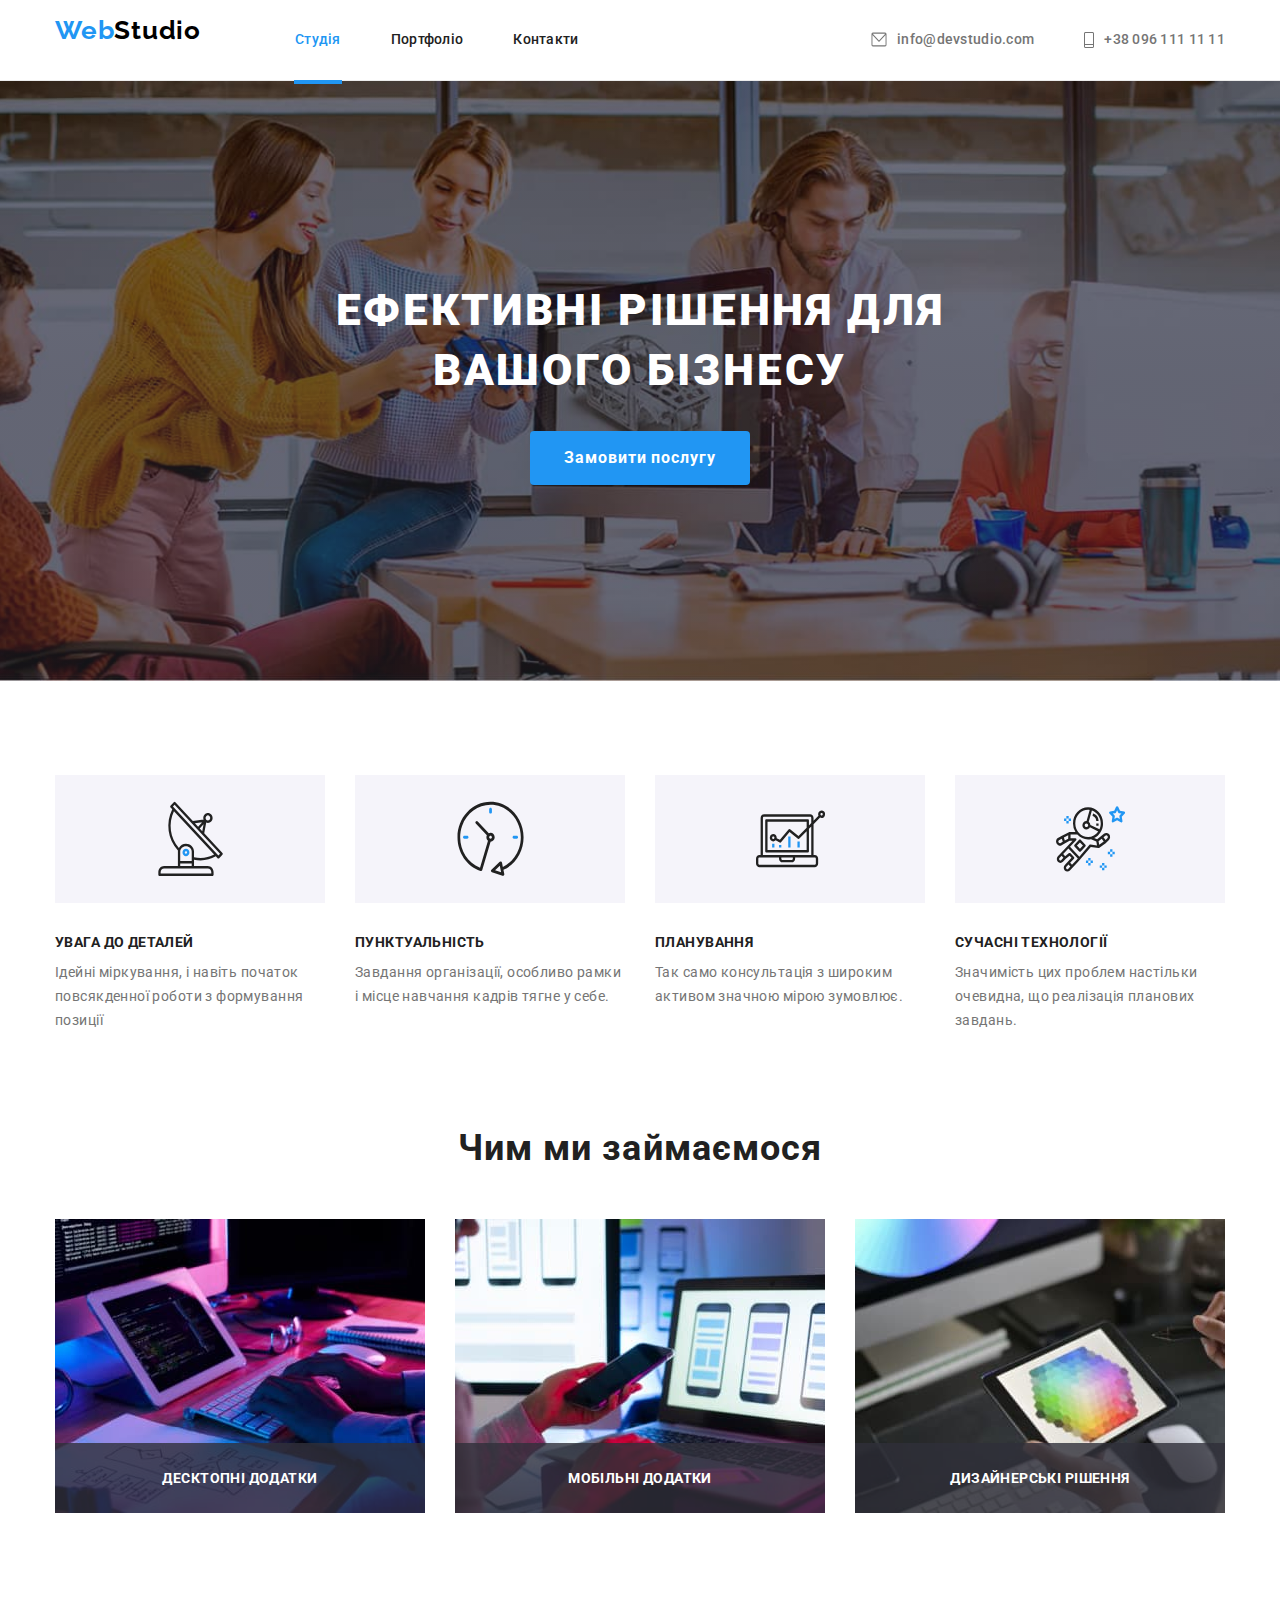
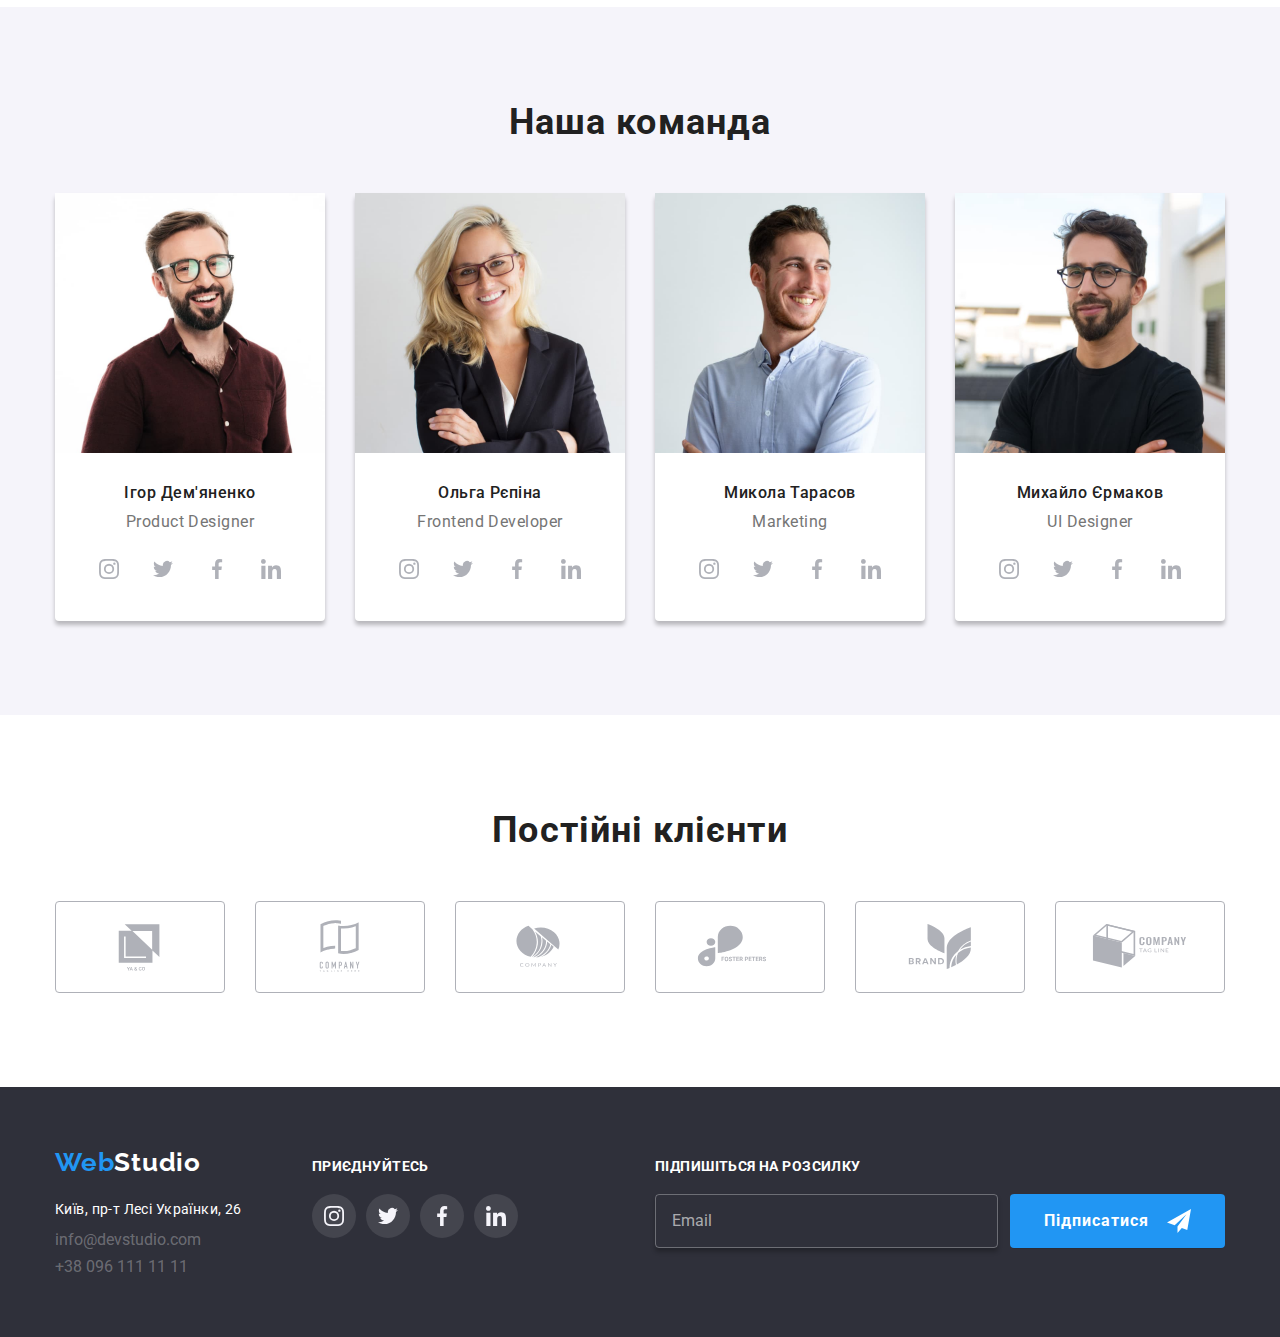
<file: index.html>
<!DOCTYPE html>
 <html lang="uk">
 <head>
    <meta charset="UTF-8">
    <meta http-equiv="X-UA-Compatible" content="IE=edge">
    <meta name="viewport" content="width=device-width, initial-scale=1.0">
    <title>Studio</title>
    <link rel="preconnect" href="https://fonts.googleapis.com">
   <link rel="preconnect" href="https://fonts.gstatic.com" crossorigin>
   <link
      href="https://fonts.googleapis.com/css2?family=Oleo+Script&family=Raleway:wght@700&family=Roboto:wght@400;500;700;900&display=swap"
      rel="stylesheet">
       <!-- <link rel="stylesheet" href="https://cdnjs.cloudflare.com/ajax/libs/modern-normalize/1.1.0/modern-normalize.min.css">  -->
 <!-- <link rel="stylesheet" href="./css/style.css">   -->

<link rel="stylesheet" href="./css/main.min.css">  
</head>
   
   <body>
          <!-- Header -->
                        
      <header class="header">
         <div class="container header-page">
          <nav class="navigation list">
         <a href="index.html" class="logo">
            <span class="logo__logo-web">Web</span><span class="logo__logo-studio">Studio</span></a>
      <ul class="navigation__list list">
         <li class="navigation__item"><a href="./index.html" class="navigation__link current">Студія</a></li>
         <li class="navigation__item"><a href="./portfolio.html" class="navigation__link">Портфоліо</a></li>
         <li class="navigation__item"><a href="" class="navigation__link">Контакти</a></li>
      </ul> 
    </nav>
    
        <ul class="contakt list">
         <li class="contakt__item">
            <a href="mailto:info@devstudio.com" 
            class="contakt__authinfo link">
            <svg  class="contakt__header-icon" width="16" height="15">
               <use href="./images/icon.svg#icon-envelope-icon"></use>
            </svg>
            info@devstudio.com</a>                
                           
         </li>
         <li class="contakt__item">
            <a href="tel:+380961111111" class="contakt__authinfo link">
               <svg width="10" height="20" class="contakt__header-icon">
                  <use href="./images/icon.svg#icon-Vector"></use>
               </svg>
               +38 096 111 11 11</a>
            </li>
      </ul>
   </div> 
           </header>
     
   <main>
                         <!-- Hero -->
    

                    
    <section class="hero">
         

        <div class="container hero__demo">
         
               <h1 class="hero__title-hero">Ефективні рішення для вашого бізнесу</h1>
          <button type="button" class="primary-button" data-modal-open>Замовити послугу</button>
    </div>
   </section>

                       <!-- Feature -->
    
   <section class="specialty">
      <div class="container">
         <ul class="specialty__feature list">

         <li class="specialty__item icon-antena"> 
            <div class="specialty__feature-icon"> 
            <svg class="specialty__icon-antena-item" width="70" height="75">
               <use href="./images/icon.svg#icon-antenna-icon">

               </use>
             </svg></div> 
            <h2 class="specialty__feature-title">УВАГА ДО ДЕТАЛЕЙ</h2>
         <p class="specialty__feature-text">Ідейні міркування, і 
            навіть початок повсякденної роботи з формування 
            позиції</p>
                     
         </li>

         <li class="specialty__item icon-clock">
            <div class="specialty__feature-icon">
            <svg class="specialty__icon-clock-item" width="70" height="75">
               <use href="./images/icon.svg#icon-clock-icon">
            
               </use>
            </svg></div>
             <h2 class="specialty__feature-title">ПУНКТУАЛЬНІСТЬ</h2>
            <p class="specialty__feature-text">Завдання організації, особливо рамки 
               і місце навчання кадрів тягне у себе.</p>
         </li>

         <li class="specialty__item icon-diagram">
         <div class="specialty__feature-icon">
         <svg class="specialty__icon-diagram-item" width="70" height="75">
            <use href="./images/icon.svg#icon-diagram-icon">
         
            </use>
         </svg></div>
            <h2 class="specialty__feature-title">ПЛАНУВАННЯ</h2>
               <p class="specialty__feature-text" >Так само консультація з широким
                   активом значною мірою зумовлює.</p>
         </li>

         <li class="specialty__item icon-astronaut">
            <div class="specialty__feature-icon">
            <svg class="specialty__icon-astronaut-item" width="70" height="75">
               <use href="./images/icon.svg#icon-astronaut-icon">
            
               </use>
            </svg> </div>
            <h2 class="specialty__feature-title">СУЧАСНІ ТЕХНОЛОГІЇ</h2>
               <p class="specialty__feature-text">Значимість цих проблем настільки
                   очевидна, що реалізація планових 
                   завдань.</p>
         </li>
      </ul>
   </div>
   </section>

                     <!-- Business -->
    
   <section class="job">
      <div class="container">
      <h2 class="job__pre-title">Чим ми займаємося</h2>
   <ul class="job__business list">
      <li class="job__item"> 
         <img src="./images/boxone1.jpg" width="370" alt="работа на компьютере ">
        
            <p class="lable-text">Десктопні додатки</p>
                                                                                                                                                                                                        

      </li>

      <li class="job__item">
         <img src="./images/boxsecond1.jpg"  width="370" alt="использование мобильного телефона">
      
         <p class="lable-text">Мобільні додатки</p>
      

      </li>

      <li class="job__item">
         <img src="./images/boxthird1.jpg"  width="370" alt="работа на планшете">
        
            <p class="lable-text">Дизайнерські рішення</p>
         
      </li>
   </ul>
   </div>
   </section>

   <!-- Team -->

   <section class="team"> 
      <div class="container">
      <h2 class="team__pre-title">Наша команда</h2>
      <ul class="team__team-list list">

        <li class="team__card">
         
                     <img src="./images/imgone1.jpg" width="270" alt="фотография мужчины">
            <div class="team__card-team">
                     <h3 class="team__team-title">Ігор Дем'яненко</h3>
            <p class="team__team-text">Product Designer</p>

            <ul class="team__action-social list">
         <li class="team__social-list">
               <a href="#" class="team__social-item link">

                  <svg  class="team__social-item-icon" width="20" height="20">
                     <use href="./images/icon.svg#icon-instagram-icon"></use>
                  </svg>
               </a>
                  </li>
           <li class="team__social-list">
                     <a href="#" class="team__social-item link">
                        <svg  class="team__social-item-icon" width="20" height="20">
                           <use  href="./images/icon.svg#icon-twitter-icon"></use> 
                        </svg>
                     </a>
                        </li>
       <li class="team__social-list">
                           <a href="#" class="team__social-item link">
                              <svg class="team__social-item-icon" width="20" height="20">
                                 <use  href="./images/icon.svg#icon-facebook-icon"></use> 
                              </svg>

                           </a>
                              </li>
         <li class="team__social-list">
                                 <a href="#" class="team__social-item link">
                                    <svg   class="team__social-item-icon" width="20" height="20">
                                       <use  href="./images/icon.svg#icon-linkedin-icon"></use> 
                                    </svg>

                                 </a>
                                    </li>                                   
             
             </ul>
         </div>
                 </li>

        <li class="team__card">
                     <img src="./images/imgsecond1.jpg" width="270" alt="фото женцины">
            
                     <div class="team__card-team">
                     <h3 class="team__team-title">Ольга Рєпіна</h3>
            <p class="team__team-text">Frontend Developer</p>
            <ul class="team__action-social list">
               <li class="team__social-list">
                  <a href="#" class="team__social-item link">
                     <svg  class="team__social-item-icon"  width="20" height="20">
                        <use href="./images/icon.svg#icon-instagram-icon"></use>
                     </svg>
                  </a>
                     </li>
              <li class="team__social-list">
                        <a href="#" class="team__social-item link">
                           <svg  class="team__social-item-icon"  width="20" height="20">
                              <use  href="./images/icon.svg#icon-twitter-icon"></use> 
                           </svg>
                        </a>
                           </li>
          <li class="team__social-list">
                              <a href="#" class="team__social-item link">
                                 <svg   class="team__social-item-icon" width="20" height="20">
                                    <use  href="./images/icon.svg#icon-facebook-icon"></use> 
                                 </svg>
                              </a>
                                 </li>
            <li class="team__social-list">
                                    <a href="#" class="team__social-item link">
                                       <svg  class="team__social-item-icon" width="20" height="20">
                                          <use  href="./images/icon.svg#icon-linkedin-icon"></use> 
                                       </svg>
                                    </a>
                                       </li>                   
               
            </ul>
                 </div></li>
        <li class="team__card">
                      <img src="./images/imgthird1.jpg" width="270" alt="фото мужчины"> 
                      <div class="team__card-team">
                      <h3 class="team__team-title">Микола Тарасов</h3>
            <p class="team__team-text" >Marketing</p>
<ul class="team__action-social list">
           <li class="team__social-list">
      <a href="#" class="team__social-item link">
         <svg class="team__social-item-icon" width="20" height="20">
            <use href="./images/icon.svg#icon-instagram-icon"></use>
         </svg>
      </a>
         </li>
         <li class="team__social-list">
            <a href="#" class="team__social-item link">
               <svg  class="team__social-item-icon" width="20" height="20" >
                  <use  href="./images/icon.svg#icon-twitter-icon"></use> 
               </svg>
            </a>
               </li>
        <li class="team__social-list">
                  <a href="#" class="team__social-item link">
                     <svg   class="team__social-item-icon" width="20" height="20" >
                        <use  href="./images/icon.svg#icon-facebook-icon"></use> 
                     </svg>
                  </a>
                     </li>
          <li class="team__social-list">
                        <a href="#" class="team__social-item link">
                           <svg   class="team__social-item-icon" width="20" height="20">
                              <use  href="./images/icon.svg#icon-linkedin-icon"></use> 
                           </svg>
                           
                        </a>
                           </li> 
                           
                           
</ul>
                  </div></li>

         <li class="team__card">
                       <img src="./images/imgfourth1.jpg" width="270" alt="фото мужчины">
             
                       <div class="team__card-team">
                       <h3 class="team__team-title">Михайло Єрмаков</h3>
             <p class="team__team-text">UI Designer</p> 
             <ul class="team__action-social list">
               <li class="team__social-list">
                  <a href="#" class="team__social-item link">
                     <svg class="team__social-item-icon" width="20" height="20" >
                        <use href="./images/icon.svg#icon-instagram-icon"></use>
                     </svg>
                  </a>
                     </li>
              <li class="team__social-list">
                        <a href="#" class="team__social-item link">
                           <svg  class="team__social-item-icon"  width="20" height="20">
                              <use href="./images/icon.svg#icon-twitter-icon"></use> 
                           </svg>
                        </a>
                           </li>
          <li class="team__social-list">
                              <a href="#" class="team__social-item link">
                                 <svg   class="team__social-item-icon" width="20" height="20" >
                                    <use href="./images/icon.svg#icon-facebook-icon"></use> 
                                 </svg>
                                  </a>
                                 </li>
            <li class="team__social-list">
                                    <a href="#" class="team__social-item link">
                                       <svg   class="team__social-item-icon" width="20" height="20" >
                                          <use href="./images/icon.svg#icon-linkedin-icon"></use> 
                                       </svg>
                                    </a>
                                       </li>                   
             </ul>
            </div>
                            </li>
      </ul>
   </div>
   </section>

        <!-- Clients -->


         <section class="customer">
           <div class="container">
           <h2 class="customer__pre-title">Постійні клієнти</h2>
                    
            <ul class="customer__clients">

            <li class="customer__client-icon list">
               <a href="#" class="customer__client-logo link">
               <svg  class="customer__client-logo-icon" width="106" height="60">
                  <use href="./images/icon.svg#icon-oneLogo1"></use>
               </svg>
            </a>
            </li>

            <li class="customer__client-icon list">
               <a href="#" class="customer__client-logo link">
                  <svg class="customer__client-logo-icon" width="106" height="60">
                     <use href="./images/icon.svg#icon-twoLogo1"></use>
                  </svg>
               </a>

            </li>
            <li class="customer__client-icon list">
               <a href="#" class="customer__client-logo link">
                  <svg class="customer__client-logo-icon" width="106" height="60">
                     <use href="./images/icon.svg#icon-threeLogo1"></use>
                  </svg>

               </a>

            </li>
            <li class="customer__client-icon list">
               <a href="#" class="customer__client-logo link">
                  <svg class="customer__client-logo-icon" width="106" height="60">
                     <use href="./images/icon.svg#icon-fourLogo1">

                     </use>
                  </svg>
               </a>

            </li>
            <li class="customer__client-icon list">
               <a href="#" class="customer__client-logo link">
                  <svg class="customer__client-logo-icon" width="106" height="60">
                     <use href="./images/icon.svg#icon-fiveLogo1">

                     </use>
                  </svg>
               </a>

            </li>
            <li class="customer__client-icon list">
               <a href="#" class="customer__client-logo link">
                  <svg class="customer__client-logo-icon" width="106" height="60">
                     <use href="./images/icon.svg#icon-sixLogo1">

                     </use>
                  </svg>
                       </a>

            </li>
         </ul>
</div>
</section> 

            </main>
         
  <!-- Footer  -->

  <footer class="footer">
   <div class="container">
   <div class="address">
      <a href="./index.html" class="logo"><span class="logo__logo-web">Web</span><span class="logo__logo-footer">Studio</span>
   </a>
   <address class="address__box">
      <ul class="address__list list">
      <li>
         <a href="address" class="address__link link">Київ, пр-т Лесі Українки, 26</a>
      </li>
      <li><a href="mailto:info@devstudio.com" class="address__info link">info@devstudio.com</a>
      </li>
      <li><a href="tel:+380961111111" class="address__info link">+38 096 111 11 11</a>
      </li>
   </ul>
   </address>
   
   </div>
   <div class="public">
      <p class="public__footer-text">приєднуйтесь</p>
         <ul class="public__action list">
                     <li class="public__social-list">
            <a href="#" class="public__object link">
               <svg width="20" height="20" class="public__social-icon">
                  <use href="./images/icon.svg#icon-instagram-icon"></use>
               </svg>
            </a>
               </li>
        <li class="public__social-list">
                  <a href="#" class="public__object  link">
                     <svg width="20" height="20" class="public__social-icon">
                        <use  href="./images/icon.svg#icon-twitter-icon"></use> 
                     </svg>
                  </a>
                     </li>
    <li class="public__social-list">
                        <a href="#" class="public__object link">
                           <svg  width="20" height="20" class="public__social-icon">
                              <use  href="./images/icon.svg#icon-facebook-icon"></use> 
                           </svg>
                            </a>
                           </li>
      <li class="public__social-list">
                              <a href="#" class="public__object link">
                                 <svg  width="20" height="20" class="public__social-icon">
                                    <use  href="./images/icon.svg#icon-linkedin-icon"></use> 
                                 </svg>
                              </a>
                                 </li>                
       </ul>


   </div>
   
      <div class="subscribe">
       <p class="subscribe__footer-text">Підпишіться на розсилку</p>
       <form  class="subscribe__search-form">
      <input type="email" name="footer-email" id="footer-email" class="subscribe__footer-input" placeholder="Email">
        <button type="submit" class="primary-button">Підписатися
      <svg class="sub-button" width="24" height="24">
      <use href="./images/images/icon1.svg#icon-icon-sending"></use></svg>
        </button>
</form>
</div>
   </div>

   </footer>
   <div class="backdrop is-hidden" data-modal>
         <div class="modal">
            <p class="mailing-title">Залиште свої дані, ми вам передзвонимо</p>
                          
            <form class="mailing-list">

            <div class="mailing-modal">
            <label for="name" class="mailing-text">Ім'я</label>
            <div class="icon-input">
            <input type="text" 
             name="name" 
             class="mailing-input"
             id="name" required>
            <svg class="icon-form" width="18" height="18" >
            <use href="./images/images/icon1.svg#icon-person-black-1"></use>
                 
               </svg></div>
               </div>

               <div class="mailing-modal">

               <label for="phone" class="mailing-text">Телефон</label>
               <div class="icon-input">
                <input type="tel" 
                name="phone"   
                class="mailing-input"
                id="phone" required>
                <svg class="icon-form" width="18" height="18">
                <use href="./images/icon1.svg#icon-phone-black-18dp-1"></use>
                </svg></div>
                </div>

               <div class="mailing-modal">
                             
               <label for="email" class="mailing-text">Пошта</label>
               <div class="icon-input">
                <input type="email"
                 name="email"
                 class="mailing-input"
                 id="email" required>
               <svg class="icon-form" width="18" height="18">
                  <use href="./images/icon1.svg#icon-email-black-18dp-1"></use>
               </svg></div>
               </div>
            
            <div class="mailing-modal">
            <label for="comment" class="mailing-text" >Коментар</label>
            <textarea name="comment" 
            class="mailing-comment"
            id="comment" 
            rows="10"
            placeholder="Введіть текст"></textarea>
            </div>
            
            <input type="checkbox"
             class="checkbox-policy visually-hidden" 
            name="policy" id="policy">
            <label for="policy" class="check-policy">
               <span class="check-policy-box">
                  <svg class="icon-form" width="11" height="8">
                     <use href="./images/icon1.svg#icon-checking"></use>
                  </svg>
               </span> Погоджуюся з розсилкою та приймаю <a href="/http:" target="_blank" class="mailing-agreement">Умови договору</a>
               </label>
             <button type="submit" class="primary-button">Відправити</button>
                        
            
           
            </form>       

            
            <button type="button" class="modal-close" data-modal-close>
               <svg class="modal-close-back" width="18" height="18">
                  <use href="./images/icon1.svg#icon-close-black"></use>
               </svg>
            </button>
         </div>
   </div>
 <script src="./js/modal.js"></script>

   </body>
   

  
 </html>
</file>
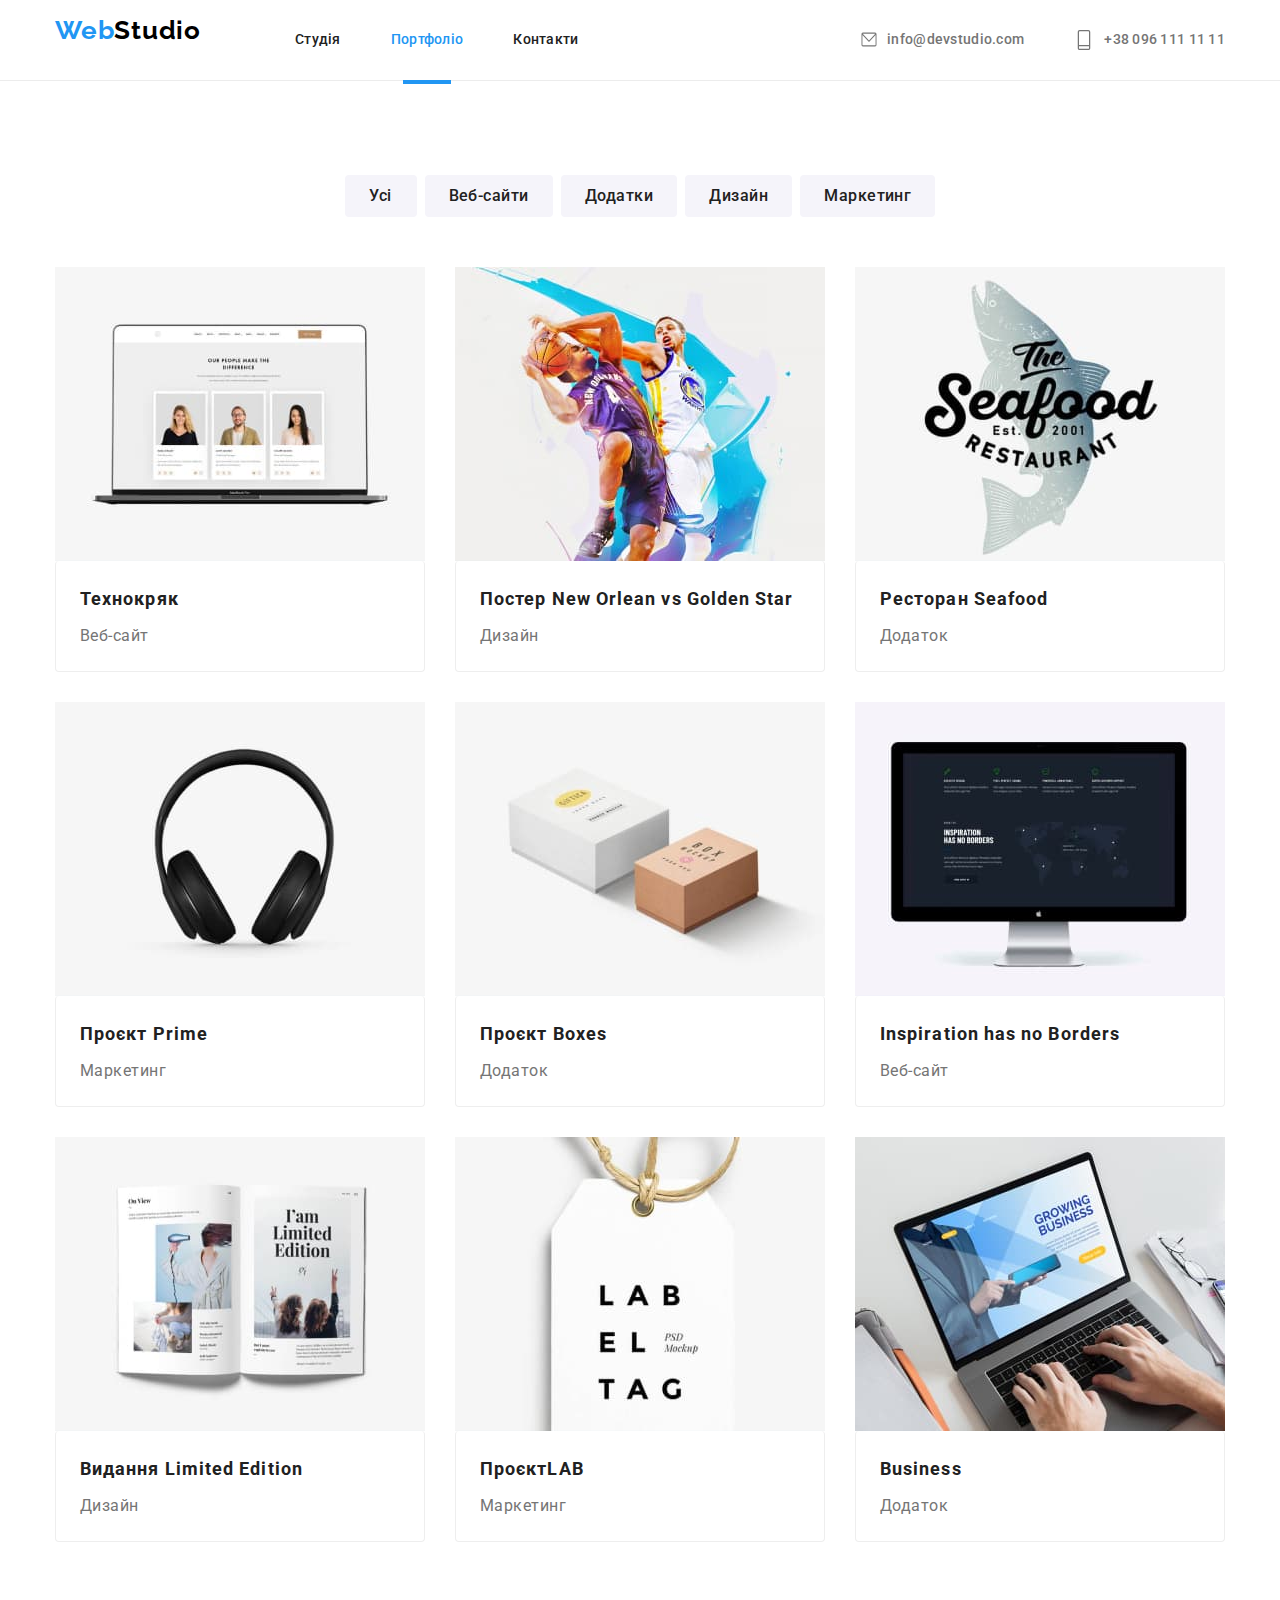
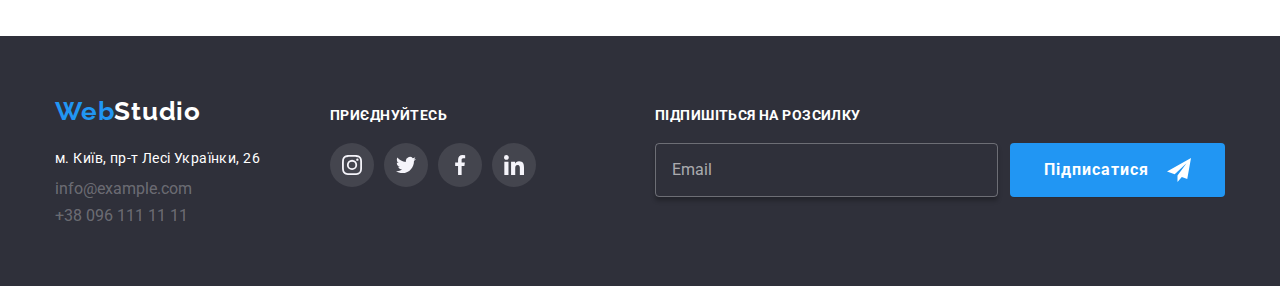
<file: portfolio.html>
<!DOCTYPE html>
<html lang="uk">
<head>
    <meta charset="UTF-8">
    <meta http-equiv="X-UA-Compatible" content="IE=edge">
    <meta name="viewport" content="width=device-width, initial-scale=1.0">
    <title>Portfolio</title>
    <link rel="preconnect" href="https://fonts.googleapis.com">
<link rel="preconnect" href="https://fonts.gstatic.com" crossorigin>
<link
    href="https://fonts.googleapis.com/css2?family=Oleo+Script&family=Raleway:wght@700&family=Roboto:wght@400;500;700&display=swap"
    rel="stylesheet">
<link rel="stylesheet" href="https://cdnjs.cloudflare.com/ajax/libs/modern-normalize/1.1.0/modern-normalize.min.css">
<!-- <link rel="stylesheet" href="./css/style.css">  -->
 <link rel="stylesheet" href="./css/main.min.css"> 

</head>
<body class="page">
                   <!-- Header -->
     
    <header class="header">
       <div class="container header-page">
       <nav class="navigation list">
         <a href="./index.html" class="logo">
         <span class="logo__logo-web">Web</span><span class="logo__logo-studio">Studio</span></a>
        <ul class="navigation__list list">
            <li class="navigation__item"><a href="./index.html" class="navigation__link">Студія</a></li>
            <li class="navigation__item"><a href="./portfolio.html" class="navigation__link current">Портфоліо</a></li>
            <li class="navigation__item"><a href="" class="navigation__link">Контакти</a></li>
                </ul>
       </nav>
        <ul class="contakt list">

        <li class="contakt__item">
          <a href="mailto:info@devstudio.com" class="contakt__authinfo link">
           <svg  class="contakt__header-icon" width="16" height="15">
               <use href="./images/icon.svg#icon-envelope-icon"></use>
                             
            </svg>info@devstudio.com</a>
          </li>

        <li class="contakt__item">
          <a href="tel+380961111111" class="contakt__authinfo link">
          <svg  class="contakt__header-icon" width="20" height="20">
            <use href="./images/icon.svg#icon-Vector"></use>
          </svg>+38 096 111 11 11</a>
        </li>
         </ul>
             </div>
    </header>
   
     
    <main>
      

                             <!-- portfolio -->
    
                             
     <section class="section-portfolio">
      <div class="container portfolio ">
      
     <h2 class="visually-hidden">portfolio</h2>

                             <!-- filters -->
                             
         <ul class="filter list">
         <li class="filter__item"><button type="button" class="button">Усі</button>
         </li>

         <li class="filter__item"><button type="button" class="button">Веб-сайти</button>
         </li>

         <li class="filter__item"><button type="button" class="button">Додатки</button>
         </li>

         <li class="filter__item"><button type="button" class="button">Дизайн</button>
         </li>

         <li class="filter__item"><button type="button" class="button">Маркетинг</button>
         </li>

         </ul>
                 
             
                      <!-- project1 -->
<ul class="project list">
   
            <li class="project__item">
               
                 <a href="" class="project__facility link"> 
               
              <div class="project__overlay">        
             <img src="./images/img01.jpg" width="370" alt="два фото з жінками і одне фото з чоловіком">

            <p class="project__overtext">Ресурс пропонує комплексні пропозиції 
              з різним рівнем функціоналу та сервісів.
              Все це дозволить відвідувачу отримати
              вичерпні відомості 
              про компанію чи приватну особу.</p>
            </div>
                         
             <div class="project__card">
             <h3 class="project__title">Технокряк</h3>
             <p class="project__text">Веб-сайт</p>
             </div>
          </a>               
            
    </li>
             
                         <!-- project2 -->
                
   <li class="project__item"> 
            
               <a href="" class="project__facility link">
                  <div class="project__overlay">
                  
               <img src="./images/img11.jpg" width="370" alt="два чоловіка з м'ячем">
             <p class="project__overtext" >Ресурс пропонує комплексні пропозиції з різним рівнем функціоналу та сервісів.
            Все це дозволить відвідувачу отримати
       вичерпні відомості про компанію чи приватну особу.</p></div>
             
             <div class="project__card">
             <h3 class="project__title">Постер<span lang="en"> New Orlean vs Golden Star</span>
            </h3>

             <p class="project__text">Дизайн</p>

            </div></a>
          
    </li>
             
                          <!-- project3 -->
                
   <li class="project__item">
                  
                  <a href="" class="project__facility link">
                                 
                <div class="project__overlay">
                 <img src="./images/img21.jpg" width="370" alt="назва ресторану ">

                <p class="project__overtext" >Ресурс пропонує комплексні пропозиції з різним рівнем функціоналу та сервісів.
                  Все це дозволить відвідувачу отримати
                  вичерпні відомості про компанію чи приватну особу.</p></div>
                 
                 <div class="project__card">
                <h3 class="project__title">Ресторан <span lang="en">Seafood</span>
                </h3>
                <p class="project__text">Додаток</p>
               </div></a>
           
   </li>
             
                         <!-- project4 -->

   <li class="project__item">
                  
                  <a href="" class="project__facility link">
                  
                  <div class="project__overlay">
                   <img src="./images/img31.jpg" width="370" alt="навушники">

                  <p class="project__overtext">Ресурс пропонує комплексні пропозиції з різним рівнем функціоналу та сервісів.
                    Все це дозволить відвідувачу отримати
                    вичерпні відомості про компанію чи приватну особу.</p></div>
                  
                  <div class="project__card">
                <h3 class="project__title">Проєкт<span lang="en"> Prime</span>
                </h3>
                <p class="project__text">Маркетинг</p>
              
              </div></a>
              
            
    </li>
             
                        <!-- project5 -->

   <li class="project__item">
                  
                     
                  <a href="" class="project__facility link">  
                    
                <div class="project__overlay">
                <img src="./images/img41.jpg" width="370" alt="лежать дві коробки">

                <p class="project__overtext">Ресурс пропонує комплексні пропозиції з різним рівнем функціоналу та сервісів.
                  Все це дозволить відвідувачу отримати
                  вичерпні відомості про компанію чи приватну особу.</p></div>
                    
                <div class="project__card">
             <h3 class="project__title">Проєкт <span lang="en">Boxes</span>
             </h3>
             <p class="project__text">Додаток</p>
            </div></a>
         
   </li>
             
                      <!-- project6 -->

   <li class="project__item">
                  
                    
     <a href="" class="project__facility link"> 
      
        <div class="project__overlay">
            <img src="./images/img51.jpg" width="370" alt="монитор стоїть на поверхнї">

            <p class="project__overtext">Ресурс пропонує комплексні пропозиції з різним рівнем функціоналу та сервісів.
              Все це дозволить відвідувачу отримати
              вичерпні відомості про компанію чи приватну особу.</p></div>
      
            <div class="project__card">
                <h3 class="project__title"><span lang="en">Inspiration has no Borders</span>
                </h3>
             <p class="project__text">Веб-сайт</p>
                       
            </div></a>
          
         
   </li>
            
                       <!-- project7 -->

   <li class="project__item">
                  
                  
                  <a href="" class="project__facility link "> 
                    
                  <div class="project__overlay">
                  <img src="./images/img61.jpg" width="370" alt="відкритий журнал">

                  <p class="project__overtext">Ресурс пропонує комплексні пропозиції з різним рівнем функціоналу та сервісів.
                    Все це дозволить відвідувачу отримати
                    вичерпні відомості про компанію чи приватну особу.</p></div>
                   
                  <div class="project__card">
             <h3 class="project__title">Видання <span lang="en"> Limited Edition</span>
             </h3>
            <p class="project__text">Дизайн</p>
         </div></a>
        
      
   </li>
              
                        <!-- project8 -->

   <li class="project__item">
                  
                 
                  <a href="" class="project__facility link ">
               
                  <div class="project__overlay">
                  <img src="./images/img71.jpg"  width="370" alt="етикетка бренду">

                  <p class="project__overtext">Ресурс пропонує комплексні пропозиції з різним рівнем функціоналу та сервісів.
                    Все це дозволить відвідувачу отримати
                    вичерпні відомості про компанію чи приватну особу.</p></div>
               
                  <div class="project__card">
                  <h3 class="project__title">Проєкт<span lang="en">LAB</span>
            </h3>
             <p class="project__text">Маркетинг</p>
            </div></a>
          
         
   </li>
             
                         <!-- project9 -->

   <li class="project__item">
                  
                 <a href="" class="project__facility  link">
                
                  <div class="project__overlay">
                  <img src="./images/img81.jpg" width="370" alt="руки на клавіатурі ноутбука">

                  <p class="project__overtext">Ресурс пропонує комплексні пропозиції з різним рівнем функціоналу та сервісів.
                    Все це дозволить відвідувачу отримати
                    вичерпні відомості про компанію чи приватну особу.</p></div>
                
                  <div class="project__card">
                  <h3 class="project__title"><span lang="en">Business</span>
            </h3>
             <p class="project__text">Додаток</p>
            
            </div></a>
          
         
   </li>   
            </ul>
            </div>
 </section>
       
    </main>
   
                             <!-- Footer -->
   
    <footer class="footer">
      <div class="container">
        <div class="address">
     <a href="./index.html" class="logo"><span class="logo__logo-web">Web</span><span class="logo__logo-footer">Studio</span></a>
     
     <address class="address__box">
     <ul class="address__list list" >
     <li>
         <a href="address" class=" address__link link">м. Київ, пр-т Лесі Українки, 26</a>
    </li>
     <li>
          <a href="mailto:info@example.com" class="address__info link">info@example.com</a>
     </li>
        <li><a href="tel:+380961111111" class="address__info link">+38 096 111 11 11</a>
      </li>
     </ul>
     </address>
       </div>
  
        <div class="public">
           <p class="public__footer-text">приєднуйтесь</p>
         <ul class="public__action list">
    <li class="public__social-list">
      <a href="#" class="public__object link">
        <svg  class="public__social-icon" width="20" height="20">
          <use href="./images/icon.svg#icon-instagram-icon"></use>
        </svg>
      </a>
    </li>
    <li class="public__social-list">
      <a href="#" class="public__object  link">
        <svg  class="public__social-icon" width="20" height="20">
          <use href="./images/icon.svg#icon-twitter-icon"></use>
        </svg>
      </a>
    </li>
    <li class="public__social-list">
      <a href="#" class="public__object link">
        <svg  class="public__social-icon" width="20" height="20">
          <use href="./images/icon.svg#icon-facebook-icon"></use>
        </svg>
      </a>
    </li>
    <li class="public__social-list">
      <a href="#" class="public__object link">
        <svg  class="public__social-icon" width="20" height="20">
          <use href="./images/icon.svg#icon-linkedin-icon"></use>
        </svg>
      </a>
    </li>
         </ul> </div>
          <div class="subscribe">
            <p class="subscribe__footer-text">Підпишіться на розсилку</p>
            <form class="subscribe__search-form">
              <input type="email" name="footer-email" id="footer-email" class="subscribe__footer-input" placeholder="Email">
              <button type="submit" class="primary-button">Підписатися
                <svg class="primary-button__sub-button primary-button__sub-button" width="24" height="24">
                  <use href="./images/images/icon1.svg#icon-icon-sending"></use>
                </svg>
              </button>
            </form>
          </div>
</div>
</footer>
   
</body>
</html>


<!-- <ul class="project-list list">

  <li class="item">

    <a href="" class="link">

      <div class="project-overlay">
        <img src="./images/img01.jpg" width="370" alt="два фото з жінками і одне фото з чоловіком">

        <p class="over-text">Ресурс пропонує комплексні пропозиції
          з різним рівнем функціоналу та сервісів.
          Все це дозволить відвідувачу отримати
          вичерпні відомості
          про компанію чи приватну особу.</p>
      </div>

      <div class="card-text">
        <h3 class="project-title">Технокряк</h3>
        <p class="project-text">Веб-сайт</p>
      </div>
    </a>

  </li> -->
</file>
<file: css/style.css>
:root{
    --common-gap: 94px;
    --title-color: #212121;
    --text-color: #757575;
    --accent-color: #2196F3;
    --secondary-title-color: #000000;
    --primary-bg-color: #F5F5F5;
    --bg-color: #F5F4FA;
    --secondary-bg-color: #2F303A;
    --title-hero-color:   #FFFFFF;
    --shadow-color:rgba(0, 0, 0, 0.25);
    --timimg-bezer:cubic-bezier(0.4, 0, 0.2, 1);
}

body{
    box-sizing: border-box;
    color:var(--text-color);
    font-family: Roboto, sans-serif;
     /* background-color: var( --primary-bg-color);
      */
} 
/* колір основного тексту color: #212121; 
   колір другорядного тексту  color:#757575; 
   колір-акцент color:#2196F3
   білий color:#FFFFFF */

              /*  reset */
h1,
h2,
h3,
h4,
h5,
h6,
p,
ul
 {
    margin: 0px;
}
    
 ul {
    padding-left: 0px; 
} 

img {
    display: block;
    max-width: 100%;
     height: auto;
}
.visually-hidden{
    position: absolute;
    width: 1px;
    height: 1px;
    margin: -1px;
    border: 0;
    padding: 0;
    white-space: nowrap;
    clip-path: inset(100%);
    clip: rect(0 0 0 0);
    overflow: hidden;
      }
    
    .list{ 
        padding:0 ;
        margin: 0;
        list-style: none;
       
    }
    .link{
        text-decoration: none;
    }
  
    /*------------ Container-------------- */

.container{
    width: 1200px;
    padding-right:15px;
    padding-left:15px ;
    margin: 0 auto; 

   }
/*---------------- logo---------------- */
 .logo-web{
    color:var(--accent-color) ;
}
.logo-studio{
    color:var(--secondary-title-color) ;
}
.logo-footer{
    color: var(--title-hero-color);
}
.logo{
   
    font-family: 'Raleway',sans-serif;
    font-weight: 700;
    font-size: 26px;
    line-height: 1.19;
    letter-spacing: 0.03em;
    text-decoration: none;
  
}
 
/*--------------------Header---------------- */

 .header-page{
    display: flex;
}
.header-nav{
  display: flex;
 align-items: center;
         }

.page-header{

border-bottom:1px solid #ECECEC;

background-color:var(--title-hero-color);
}


.header-nav .link {
    
   color:var(--title-color);
   display: block;

   font-weight: 500;
   font-size: 14px;
   line-height: 1.14;
   letter-spacing: 0.02em;
   text-decoration: none ;

    transition-property: color; 
    transition-duration: 250ms;
    transition-timing-function: var(--timimg-bezer);

  }
 
.header-nav .link:hover, 
.header-nav .link:focus{
 color:var(--accent-color);

}  

/*--------------------- Navigation---------------- */
.nav{
display: flex;

margin-left:var(--common-gap);

color:var(--title-color);

  }
  
 .nav .item +.item{
  margin-left: 50px; 
 } 

 .nav .link{
    position: relative;
    padding: 32px 0;
    display: flex;
  
 }

.nav .link.current
{
    color: var(--accent-color);    
    }

.nav .link.current::after{
 content:'';
 position: absolute;
 top:100%;
 left: 50%;
 transform:translate(-50%);
 width:48px ;
 height:4px;
 background-color:var(--accent-color);  

}

.auth-nav{

    display: flex;
    align-items: center;
    margin-left:auto ;   
    
}
 .auth-nav .item {
    margin-left: 50px;
} 

/* .auth-nav .item+.item {
    margin-left: 50px;
} */

.auth-nav .link{
    padding: 32px 0;
}

    /* -------------------Address--------------- */

.header-icon{
    margin-right: 10px; 
    fill: currentColor;
}

.auth-tel{
    color:var(--text-color);
    font-weight: 500;
    font-size: 14px;
    line-height: 1.14;
    letter-spacing: 0.02em;

     transition-property: color;
      transition-duration: 250ms;
      transition-timing-function: var(--timimg-bezer); 
        }

.auth-info {
    display: flex;
    justify-content: space-between;
    align-items: center;
    color:var(--text-color) ;
    font-weight: 500;
    font-size: 14px;
    line-height: 1.14;
    letter-spacing: 0.02em;

        transition-property: color;
        transition-duration: 250ms;
        transition-timing-function: var(--timimg-bezer);

         
    }
   
.auth-info:hover,
.auth-info:focus{
 color:var(--accent-color); 
    
}
.address {
    font-style: normal;
    font-weight: 400;
} 

.address .link {     
        color:var(--title-hero-color) ;
        font-size: 14px;
        line-height: 1.71;
        letter-spacing: 0.03em;
        min-width: 231px;
            transition-property: color;
            transition-duration: 250ms;
            transition-timing-function: var(--timimg-bezer);
     
}
.address .link:hover,
.address .link:focus{
    color:var(--accent-color);
}
/*--------------------Hero------------*/

.section-hero{
    background-color: var(--secondary-bg-color);
    max-width: 1600px; 
    height: 600px;
    background-image: linear-gradient( 
        rgba(0, 0, 0, 0.2),
        rgba(47, 48, 58, 0.4), 
        rgba(47, 48, 58, 0.4) 
    ),
    url('../images/overlay1.jpg');

    background-repeat: no-repeat;
    background-size: cover;
    background-position: center;
    text-align: center;
    padding:200px 0 ;    
    }
.hero-title > .title-hero{
  
   margin: 0 auto 30px; 
   width: 696px;

    color: var(--title-hero-color);
    
    font-weight: 900;
    font-size: 44px;
    line-height: 1.36;
    text-align: center;
    letter-spacing: 0.06em;
    text-transform: uppercase;
    
}
 
.hero-title .button-hero {
    display: inline;
    padding-bottom: 180px ;
    }

/* ---------------Section feature--------------- */

.section-feature{
 padding-top: var(--common-gap);
  
  margin-left: auto;
  margin-right: auto;
     
}
.feature-title{
   color:var(--title-color);

    font-weight: 700;
    font-size:14px;
    line-height: 1.14;
    letter-spacing: 0.03em;
    text-transform: uppercase;
    margin-bottom: 10px; 
        
 }

.feature-text{
    font-weight: 400;
    font-size: 14px;
    line-height: 1.71;
    letter-spacing: 0.03em;
    color:var(--text-color);
}

.feature {
    display: flex; 
    gap: 30px;
    
   }
   .feature > .item{
    
    flex-basis: calc(100% / 4);
        
   }

 .feature-icon{
    display:flex;
     height: 128px; 
     justify-content: center; 
     align-items: center;
    background-color:var(--bg-color);
    margin-bottom:32px ;
 }  
    
/* ---------------Section-business---------------*/

.section-business{
  padding-bottom: var(--common-gap);
  padding-top: var(--common-gap);
  
  }
.business{
    display:flex;
    margin-right: auto;
}

.pre-title{   
    margin-bottom: 50px;

    color: solid var(--title-color) ;
    Font-style: Bold;
    font-size: 36px;
    line-height: 1.17;
    text-align: center;
    letter-spacing: 0.03em;
    Vertical-align: Top;
    line-height: 100%
       
}

.lable-text {   
    color: var(--title-hero-color);

    font-style: normal;
    font-weight: 700;
    font-size: 14px;
    line-height: 1.143;
    letter-spacing: 0.03em;
    text-transform: uppercase;
    position: absolute;
    bottom: 0;
    left: 50%; 
    transform: translate(-50%);
     width: 100%;
     height: 70px;
    display: flex;
    justify-content: center;
    align-items: center;
    background-color:rgba(47, 48, 58, 0.8);
}

.business > .item{
    position: relative;
    flex-basis: calc(100% /3);
    margin-right:30px;
        
}
.business > .item:nth-child(3){
    margin-right: 0px;
}  

 
/* ---------------Section-team ---------------*/


.action-social{
 display: flex;
 justify-content: center;
 align-items: center;

  }

.social-list{
    width:  44px;
    height: 44px;
   

}
.social-list:not(:last-child){
    margin-right: 10px;

}

.social-item-link{
    width:100%;
    height:100%;
    display: flex;
    border-radius:50%; 
    justify-content: center;
    align-items: center;
    transition: background-color 250ms var(--timimg-bezer);
            
}  
 
.social-item-icon{
  fill:#AFB1B8;
transition: fill 250ms var(--timimg-bezer);
        
   
}
.social-item-link:hover {
    background-color:var(--accent-color) ;
  
}
.social-item-link:hover .social-item-icon{
    fill:var(--title-hero-color);
} 

 .section-team{
    padding-bottom: var(--common-gap); 
    padding-top: var(--common-gap);
    background-color:var(--bg-color) ;
    }


.team-list {
    display: flex;
}



.team-list > .card{
    flex-basis: calc(100%/4);
    margin-right: 30px;
}

.team-list > .card:nth-child(4){
    margin-right:0 ;
}


.team-title{
   margin-bottom: 10px;
    
   color: var(--title-color);  
   font-weight: 500;
   font-size: 16px;
   line-height: 1.19;
   text-align: center;
   letter-spacing: 0.03em;
            
}
.card{
    background-color:var(--title-hero-color);
    border-radius:4px;
box-shadow:0px 4px 4px 0px rgba(0, 0, 0, 0.25);

}
.card-team{
    padding-top:30px;
    padding-bottom:30px ;
           
}

.team-text{
     
  font-size: 16px;
  line-height: 1.19;
  text-align: center;
  letter-spacing: 0.03em;
  margin-bottom: 16px;
}


/* ---------------Clients-------------- */


.section-clients{
    
 padding-top: var(--common-gap);
 padding-bottom:var(--common-gap);
 }

.pre-title{
 color:var(--title-color);

font-weight: bold;
font-size: 36px;
line-height: 42px;
line-height: 1.16;
text-align: center;
vertical-align: Top;
letter-spacing: 3%;

}
.clients{
    display: flex;
    
}
.client-icon{
   flex-basis:calc(100% /6); 
   
    }

.client-icon:not(:last-child){
    margin-right:30px; 
}    

.client-logo{
  display: flex;
  justify-content: center;
  align-items: center;
  fill:#AFB1B8;
  width: 170px;
  height:92px ; 
  border: 1px solid #AFB1B8;
  border-radius: 4px ; 
  transform: scale(1);
  opacity:1;

  /* transition:fill 250ms var(--timimg-bezer) ;
 transition: border-color 250ms var(--timimg-bezer);
transition: transform 250ms var(--timimg-bezer);
transition: opacity 250ms var(--timimg-bezer); */


transition-property: fill, border-color, transform, opacity;
    transition-duration: 250ms;
    transition-timing-function: var(--timimg-bezer);          
                    
    
          }   

.client-logo:hover,
.client-logo:focus{
  fill:var(--accent-color);
 border-color: var(--accent-color);  
   transform:scale(1.1);
   opacity:(0.9);

}

/* ---------------Footer--------------- */


.footer {

    background-color: var(--secondary-bg-color);
    text-decoration: none;
    padding-top: 60px;
    padding-bottom: 60px;
}

.footer .container {
    display: flex;
    justify-content: flex-start;
    align-items: baseline;
}

.container-address {
    display: inline-block;
}

.container-social {
    margin-left: 70px;
    justify-content: center;
    align-items: flex-end;

}

.container-email{
margin-left: auto;

width: 570px;
display: block;
}
.footer-nav {
    display: flex;
    flex-direction: column;
    gap: 9px;

}
.logo-foot {
    display: inline-block;
    margin-bottom: 20px;
}

.footer-text {
    margin-bottom: 20px;
    color: var(--title-hero-color);
    font-style: normal;
    font-weight: 700;
    font-size: 14px;
    line-height: 1.143;
    letter-spacing: 0.03em;
    text-transform: uppercase;

}

.sub-email{
    
width: 100%;
display: flex;
margin:0 auto ;

}
.footer-input {
  display: inline-flex;
  width: 100%;
  padding-left:16px;
  margin-right:12px;
  font-size: 16px;
  color: rgba(255, 255, 255, 0.6);
  background-color:transparent ;
  border-radius:4px ;
  border: 1px solid rgba(255, 255, 255, 0.3);
  outline: transparent;
  box-shadow: 0px 4px 4px 0px rgba(0, 0, 0, 0.25);
transition: color 250ms var(--timimg-bezer);
}


.sub-email .primary-button {
  display: flex;
  justify-content:space-between;
  align-items: center;
  min-width:200px ;
  padding-left: 28px;
  padding-right:28px ;
}

.sub-button{
  fill: var(--title-hero-color);  
}
.footer-input:focus,
.footer-input:hover{

border-color:var(--accent-color);
}

.footer-input::placeholder{
    font-size:16px ;
     color: rgba(255, 255, 255, 0.6); 
transition: color 250ms var(--timimg-bezer);
}
   
.footer-info:hover,
.footer-info:focus{
    color: var(--accent-color);

 }
 .container-address .footer-info {
   transition: color 250ms var(--timimg-bezer);
   color: rgba(255, 255, 255, 0.3);

} 
.container-social .social-item-link {
    background-color: rgba(255, 255, 255, 0.1);
}

.container-social .social-item-link:hover {
    background-color: var(--accent-color);
}

.container-social .social-item-icon {
    fill: var(--bg-color);
}


 /* --------Portfolio-------- */
.section-portfolio{
  padding-bottom: var(--common-gap);
  padding-top: var(--common-gap);
    
}
/* ---------------Portfolio-filters ---------------*/
.portfolio-filter{
    display: flex;
    justify-content: center;
    margin-bottom: 50px;
    color:var(--title-color) ;
    border: var(--title-hero-color) 25%;

    transition: color 250ms var(--timimg-bezer);

}

.portfolio-filter:hover,
.portfolio-filter:focus{
    color:var(--accent-color); 
}
  
.portfolio-filter .item + .item{
    margin-left: 8px;
}

/* ----------------project-portfolio--------------- */

.project-list {
    display: flex;
    flex-wrap: wrap;
}

.project-list .link {
    display: block;

    transition: box-shadow 250ms var(--timimg-bezer);

}

.project-list .link:hover {
    box-shadow: 0px 4px 4px 0px rgba(0, 0, 0, 0.25);
}


  .project-list .link:hover .over-text{
    
    transform:translateY(0);       
    }


.project-overlay{
    position: relative;
    overflow: hidden;
    }

    
 .over-text{
 position:absolute;   
 top: 0;
padding: 63px 24px;
font-size: 18px;
line-height: 1.55;
vertical-align: top ;
 letter-spacing:0.03em;
 color: #FFFFFF;
 background-color:var(--accent-color);
 height:100% ;
transform: translateY(100%);
transition: transform 250ms var(--timimg-bezer);
}


.card-text{
padding: 20px 24px;
border: 1px solid;
border-color: #EEEEEE ;
border-top: none;
border-radius: 4px;
}


/* .item {
    // display: flex;
    margin-right: 30px;
    margin-bottom: 30px;

    flex-basis: calc(100% / 3 - 30px);
} */


.project-list .item{
    display: flex;
    margin-right: 30px;
    margin-bottom: 30px;
    flex-basis: calc( 100% / 3 -30px);
   
} 

 .project-list .item:nth-last-child(-n+3){
    margin-bottom:0px ;
} 
 .project-list .item:nth-child(3n) {
    margin-right: 0px; 
}
.project-title{
   color:var(--title-color);
  margin-bottom: 4px;
  font-weight: 700;
  font-size: 18px;
  line-height: 2;
  letter-spacing: 0.06em;
  text-decoration: none;
  } 
.project-text{
    color: var(--text-color);
  font-size: 16px;
  line-height: 1.88;
  letter-spacing: 0.03em;
  text-decoration: none;
  }
/*---------------Button ---------------*/
.button{
    display: inline-block;
    border-radius: 4px;
    border-color: transparent;
    cursor: pointer;
    min-width: 72px; 
    padding: 6px 22px;
    Vertical-align: Top;
    border-radius: transparent;
    color:var(--title-color);
    background-color:var(--bg-color) ;
    font-family: inherit;
    font-weight: 500;
    font-size: 16px;
     line-height: 1.63; 
    text-align: center;
    letter-spacing: 0.03em;
    transition: background-color 250ms var(--timimg-bezer),
            box-shadow 250ms var(--timimg-bezer),
            color 250ms var(--timimg-bezer);
        }
.button:hover,
.button:focus{
    color:var(--title-hero-color);
    background-color:var(--accent-color) ;
    box-shadow: 0px 4px 4px 0px rgba(0, 0, 0, 0.25); 
      }
 .primary-button{
  display: inline-block; 
  padding: 10px 32px;
  border-radius: 4px;
  border-color:transparent ;
  min-width: 215px;
  margin:0 auto;
  color: var(--title-hero-color);
  background:var(--accent-color);
  font-family: inherit;
  cursor: pointer;  
  font-weight: 700;
  font-size: 16px;
  line-height: 1.87;
   align-items: center;
  text-align: center;
  letter-spacing: 0.06em;
  box-shadow: 0px 0.4px 0.4px 0px rgba(0, 0, 0, 0.15); 
       transition: background-color 250ms var(--timimg-bezer),
       box-shadow 250ms cubic-bezier(0.4, 0, 0.2, 1);
  }
  .primary-button:hover,
  .primary-button:focus{
    background: #188CE8;
    box-shadow: 0px 4px 4px 0px rgba(0, 0, 0, 0.25);
    }

  /* ------------------Modalwindow----------------- */
  .backdrop{
    position: fixed;
    top: 0;
    width: 100%;
    height:100%;
    background-color: rgba(0, 0, 0, 0.2);
    border-radius: 4px;
    opacity: 1;
    transition: opacity 250ms var(--timimg-bezer), visibility 250ms var(--timimg-bezer);
  }
  .modal{
    display: inline-block;
    position: absolute;
    top: 50%;
    left:50%;
    transform: translate(-50%,-50%) scaleX(1); 
    width: 528px;
    height: 581px;
    background-color: var(--title-hero-color);
    border-radius: 4px;
    padding:40px;
    transition:transform  250ms var(--timimg-bezer);
    box-shadow:0px 2px 1px 0px rgba(0, 0, 0, 0.2),    
    0px 1px 1px 0px rgba(0, 0, 0, 0.14),
    0px 1px 3px 0px rgba(0, 0, 0, 0.12);
    }

.modal-close{
position: absolute;
display:flex; 
justify-content: center;
align-items: center; 
top: 8px;    
right:8px ;
width:30px; 
height:30px; 
border-radius: 50%;
border: 1px rgba(0, 0, 0, 0.1);
background-color:rgba(0, 0, 0, 0.1); 
opacity:1;
transition: fill 250ms var(--timimg-bezer);
cursor: pointer;
}  

.is-hidden{
    opacity:0 ;
    visibility: hidden;
    pointer-events: none;
}
.backdrop.is-hidden .modal{
    transform: translate(-50%,-50%) scaleX(0);
}
 .mailing-list{
    width: 100%;
}

.mailing-title{
 font-weight: 700;
 font-size: 20px;
 text-align: center;
 color:var(--title-color);
 margin-bottom:12px;
}
 

.modal .mailing-modal {
    margin-bottom: 10px;
}  

.modal .mailing-modal:nth-child(4){
    margin-bottom:20px ;
}   
.mailing-text{
font-size:12px;
line-height:1.16em;
color:var(--text-color);
 }  
  

.mailing-input
{
 display: inline-block;
 width: 100%;
  height:40px; 
font-size: 12px;
    line-height: 1.16em;
    color: var(--text-color);
   padding-left: 42px;
  border:1px solid rgba(33, 33, 33, 0.2);
  border-radius:4px; 
  transition: border-color 250ms var(--timimg-bezer); 

}
 .mailing-comment{
    display: block;
    width: 100%;
    height: 120px;
    padding: 12px 16px;
    font-size: 12px;
  line-height: 1.16em;
  color: var(--text-color); 
     resize: none;
border: 1px solid rgba(33, 33, 33, 0.2);
    border-radius: 4px;
}  

.mailing-input:focus,
.mailing-input:hover{
border-color:var(--accent-color);
outline: transparent;
} 
.mailing-input:focus +svg,
.mailing-input:hover +svg{
    fill: var(--accent-color);
  } 

 .mailing-modal textarea:focus,
 .mailing-modal textarea:hover{
border-color: var(--accent-color);
outline: transparent;
 }


.mailing-modal textarea::placeholder {
    color: rgba(117, 117, 117, 0.5)
}
 
.icon-input{
    position: relative;
}
.icon-form{
    position: absolute;
    top: 50%;
    left:12px ;
    transform: translateY(-50%);
    transition: fill 250ms var(--timimg-bezer);
    
}
 

label{
    display: block;
    margin-bottom: 4px;
   }


.modal-close .modal-close-back:focus,
.modal-close .modal-close-back:hover{
    fill: var(--accent-color);
}


 .modal .primary-button {
     display:block;
    min-width: 200px; 
    margin-right: auto;
    margin-left: auto;

} 

.check-policy{
display:flex;
align-items:center;
justify-content: center;
margin-bottom: 30px;
width:100% ;
font-size: 14px;
 line-height: 1.71em;
 color: var(--text-color);


} 

.checkbox-policy:checked+label>span {
    border: none;
    background-color: var(--accent-color);
    background-image: url('../images/icon/Vectorlast.svg');
    background-repeat: no-repeat;
    background-size: contain;
    background-position:center ;
    transition: background-color 250ms var(--timimg-bezer);
}
.mailing-agreement {
    color:var(--accent-color);
    margin-left: 5px;
}
.check-policy-box{
    width:16px ;
    height:15px ;
    border: 2px solid  #212121;
    margin-right:8px ;
    border-radius:2px ;
    }
 /* .check-policy-box .icon-form{
    fill:transparent;
} 
 .check-policy-box:checked + label >span{
fill: var(--title-hero-color);

}  */
</file>
<file: css/main.min.css>
/*! modern-normalize v1.1.0 | MIT License | https://github.com/sindresorhus/modern-normalize */*,::before,::after{box-sizing:border-box}html{line-height:1.15;-webkit-text-size-adjust:100%;-moz-tab-size:4;-o-tab-size:4;tab-size:4}body{margin:0;font-family:system-ui,"Segoe UI",Roboto,Helvetica,Arial,sans-serif,"Apple Color Emoji","Segoe UI Emoji"}hr{height:0;color:inherit}abbr[title]{-webkit-text-decoration:underline dotted;text-decoration:underline dotted}b,strong{font-weight:bolder}code,kbd,samp,pre{font-family:ui-monospace,SFMono-Regular,Consolas,"Liberation Mono",Menlo,monospace;font-size:1em}small{font-size:80%}sub,sup{font-size:75%;line-height:0;position:relative;vertical-align:baseline}sub{bottom:-0.25em}sup{top:-0.5em}table{text-indent:0;border-color:inherit}button,input,optgroup,select,textarea{font-family:inherit;font-size:100%;line-height:1.15;margin:0}button,select{text-transform:none}button,[type=button],[type=reset],[type=submit]{-webkit-appearance:button}::-moz-focus-inner{border-style:none;padding:0}:-moz-focusring{outline:1px dotted ButtonText}:-moz-ui-invalid{box-shadow:none}legend{padding:0}progress{vertical-align:baseline}::-webkit-inner-spin-button,::-webkit-outer-spin-button{height:auto}[type=search]{-webkit-appearance:textfield;outline-offset:-2px}::-webkit-search-decoration{-webkit-appearance:none}::-webkit-file-upload-button{-webkit-appearance:button;font:inherit}summary{display:list-item}.check-policy,.modal-close,.public__object,.public__action,.customer__client-logo,.lable-text,.team__social-item,.team__action-social,.specialty__feature-icon{display:flex;align-items:center;justify-content:center}.contakt__authinfo,.contakt,.navigation{display:flex;align-items:center}:root{--common-gap: 94px;--title-color: #212121;--text-color: #757575;--accent-color: #2196F3;--secondary-title-color: #000000;--primary-bg-color: #F5F5F5;--bg-color: #F5F4FA;--secondary-bg-color: #2F303A;--title-hero-color: #FFFFFF;--shadow-color: rgba(0, 0, 0, 0.25);--timimg-bezer: cubic-bezier(0.4, 0, 0.2, 1)}body{box-sizing:border-box;color:#757575;font-family:Roboto,sans-serif}h1,h2,h3,h4,h5,h6,p,ul{margin:0px}ul{padding-left:0px}img{display:block;max-width:100%;height:auto}.list{padding:0;margin:0;list-style:none}.link{text-decoration:none}.visually-hidden{position:absolute;width:1px;height:1px;margin:-1px;border:0;padding:0;white-space:nowrap;-webkit-clip-path:inset(100%);clip-path:inset(100%);clip:rect(0 0 0 0);overflow:hidden}.container{width:1200px;padding-right:15px;padding-left:15px;margin:0 auto}.header{border-bottom:1px solid #ececec;background-color:#fff}.header-page{display:flex}.logo{display:inline-block;margin-bottom:20px;font-family:"Raleway",sans-serif;font-weight:700;font-size:26px;line-height:1.19;letter-spacing:.03em;text-decoration:none}.logo__logo-footer{color:#fff}.logo__logo-web{color:#2196f3}.logo__logo-studio{color:#000}.navigation__list{display:flex;margin-left:94px;color:#212121}.navigation__item+.navigation__item{margin-left:50px}.navigation__link{position:relative;padding:32px 0;display:flex}.navigation__link.current{color:#2196f3}.navigation__link.current::after{content:"";position:absolute;top:100%;left:50%;transform:translate(-50%);width:48px;height:4px;background-color:#2196f3}.navigation__link{color:#212121;display:block;font-weight:500;font-size:14px;line-height:1.14;letter-spacing:.02em;text-decoration:none;transition:color 250ms cubic-bezier(0.4, 0, 0.2, 1)}.navigation__link:hover,.navigation__link:focus{color:#2196f3}.contakt{margin-left:auto}.contakt__item{margin-left:50px}.contakt__link{padding:32px 0}.contakt__authinfo{justify-content:space-between;color:#757575;font-weight:500;font-size:14px;line-height:1.14;letter-spacing:.02em;transition:color 250ms cubic-bezier(0.4, 0, 0.2, 1)}.contakt__authinfo:hover,.contakt__authinfo:focus{color:#2196f3}.contakt__header-icon{margin-right:10px;fill:currentColor}.hero{background-color:#2f303a;max-width:1600px;height:600px;background-image:linear-gradient(rgba(0, 0, 0, 0.2), rgba(47, 48, 58, 0.4), rgba(47, 48, 58, 0.4)),url("../images/overlay1.jpg");background-repeat:no-repeat;background-size:cover;background-position:center;text-align:center;padding:200px 0}.hero__demo>.hero__title-hero{margin:0 auto 30px;width:696px;text-align:center;color:#fff;font-weight:900;font-size:44px;line-height:1.36;letter-spacing:.06em;text-transform:uppercase}.specialty{padding-top:94px;margin-left:auto;margin-right:auto}.specialty__feature{display:flex;gap:30px}.specialty__feature>.specialty__item{flex-basis:25%}.specialty__feature-icon{height:128px;background-color:#f5f4fa;margin-bottom:32px}.specialty__feature-title{margin-bottom:10px;color:#212121;font-weight:700;font-size:14px;line-height:1.14;letter-spacing:.03em;text-transform:uppercase}.specialty__feature-text{font-size:14px;line-height:1.71;letter-spacing:.03em;color:#757575}.team{padding-bottom:94px;padding-top:94px;background-color:#f5f4fa}.team__pre-title{margin-bottom:50px;color:#212121;Font-style:Bold;text-align:center;font-weight:700;font-size:36px;line-height:1.17;letter-spacing:.03em;Vertical-align:Top}.team__team-list{display:flex}.team__team-list>.team__card{flex-basis:25%;margin-right:30px}.team__team-list>.team__card:nth-child(4){margin-right:0}.team__card{background-color:#fff;border-radius:4px;box-shadow:0px 4px 4px 0px rgba(0,0,0,.25)}.team__card-team{padding-top:30px;padding-bottom:30px}.team__team-text{text-align:center;margin-bottom:16px;font-size:16px;line-height:1.19;letter-spacing:.03em}.team__team-title{margin-bottom:10px;text-align:center;color:#212121;font-weight:500;font-size:16px;line-height:1.19;letter-spacing:.03em}.team__social-list{width:44px;height:44px}.team__social-list:not(:last-child){margin-right:10px}.team__social-item{width:100%;height:100%;border-radius:50%;transition:background-color 250ms cubic-bezier(0.4, 0, 0.2, 1)}.team__social-item:hover{background-color:#2196f3}.team__social-item:hover .team__social-item-icon{fill:#fff}.team__social-item-icon{fill:#afb1b8;transition:fill 250ms cubic-bezier(0.4, 0, 0.2, 1)}.job{padding-bottom:94px;padding-top:94px}.job__business{display:flex;margin-right:auto}.job__pre-title{margin-bottom:50px;color:#212121;Font-style:Bold;text-align:center;font-weight:700;font-size:36px;line-height:1.17;letter-spacing:.03em;Vertical-align:Top}.job__business>.job__item{position:relative;flex-basis:33.3333333333%;margin-right:30px}.job__business>.job__item:nth-child(3){margin-right:0px}.lable-text{position:absolute;bottom:0;left:50%;width:100%;height:70px;color:#fff;font-weight:700;font-size:14px;line-height:1.143;letter-spacing:.03em;text-transform:uppercase;transform:translate(-50%);background-color:rgba(47,48,58,.8)}.customer{padding-top:94px;padding-bottom:94px}.customer__pre-title{margin-bottom:50px;text-align:center;color:#212121;Vertical-align:Top;Font-style:Bold;font-weight:700;font-size:36px;line-height:1.17;letter-spacing:.03em}.customer__clients{display:flex}.customer__client-icon{flex-basis:16.6666666667%}.customer__client-icon:not(:last-child){margin-right:30px}.customer__client-logo{fill:#afb1b8;width:170px;height:92px;border:1px solid #afb1b8;border-radius:4px;transform:scale(1);opacity:1;transition:opacity 250ms cubic-bezier(0.4, 0, 0.2, 1),fill 250ms cubic-bezier(0.4, 0, 0.2, 1),transform 250ms cubic-bezier(0.4, 0, 0.2, 1),border-color 250ms cubic-bezier(0.4, 0, 0.2, 1)}.customer__client-logo:hover,.customer__client-logo:focus{fill:#2196f3;border-color:#2196f3;transform:scale(1.1);opacity:.9}.footer{background-color:#2f303a;text-decoration:none;padding-top:60px;padding-bottom:60px}.footer .container{display:flex;justify-content:flex-start;align-items:baseline}.public{margin-left:70px;justify-content:center;align-items:flex-end}.public__footer-text{margin-bottom:20px;color:#fff;font-weight:700;font-size:14px;line-height:1.143;letter-spacing:.03em;text-transform:uppercase}.public__social-list{width:44px;height:44px}.public__social-list:not(:last-child){margin-right:10px}.public__object{background-color:rgba(255,255,255,.1)}.public__object:hover{background-color:#2196f3}.public__social-icon{fill:#f5f4fa}.public__object{width:100%;height:100%;border-radius:50%;transition:background-color 250ms cubic-bezier(0.4, 0, 0.2, 1)}.subscribe{margin-left:auto;width:570px;display:block}.subscribe__footer-text{margin-bottom:20px;color:#fff;font-weight:700;font-size:14px;line-height:1.143;letter-spacing:.03em;text-transform:uppercase}.subscribe__search-form{width:100%;display:flex;margin:0 auto}.subscribe__footer-input{display:inline-flex;width:100%;padding-left:16px;margin-right:12px;font-size:16px;color:rgba(255,255,255,.6);background-color:rgba(0,0,0,0);border-radius:4px;border:1px solid rgba(255,255,255,.3);outline:rgba(0,0,0,0);box-shadow:0px 4px 4px 0px rgba(0,0,0,.25);transition:color 250ms cubic-bezier(0.4, 0, 0.2, 1),border-color 250ms cubic-bezier(0.4, 0, 0.2, 1)}.subscribe__footer-input:focus,.subscribe__footer-input:hover{border-color:#2196f3}.subscribe__footer-input::-moz-placeholder{font-size:16px;color:rgba(255,255,255,.6);-moz-transition:color 250ms cubic-bezier(0.4, 0, 0.2, 1);transition:color 250ms cubic-bezier(0.4, 0, 0.2, 1)}.subscribe__footer-input:-ms-input-placeholder{font-size:16px;color:rgba(255,255,255,.6);-ms-transition:color 250ms cubic-bezier(0.4, 0, 0.2, 1);transition:color 250ms cubic-bezier(0.4, 0, 0.2, 1)}.subscribe__footer-input::placeholder{font-size:16px;color:rgba(255,255,255,.6);transition:color 250ms cubic-bezier(0.4, 0, 0.2, 1)}.primary-button{display:inline-flex;align-items:center;justify-content:space-between;min-width:200px;padding-left:28px;padding-right:28px}.primary-button__sub-button{fill:#fff}.primary-button__sub-button{fill:#fff}.address{display:inline-block}.address__box{font-style:normal;font-weight:400}.address__link{color:#fff;min-width:231px;font-size:14px;line-height:1.71;letter-spacing:.03em;transition:color 250ms cubic-bezier(0.4, 0, 0.2, 1)}.address__link:hover,.address__link:focus{color:#2196f3}.address__list{display:flex;flex-direction:column;gap:9px}.address__info:hover,.address__info:focus{color:#2196f3}.address__info{transition:color 250ms cubic-bezier(0.4, 0, 0.2, 1);color:rgba(255,255,255,.3)}.section-portfolio{padding-bottom:94px;padding-top:94px}.filter{display:flex;justify-content:center;margin-bottom:50px;transition:color 250ms cubic-bezier(0.4, 0, 0.2, 1)}.filter__item .button:hover,.filter__item .button:focus{color:#fff;background-color:#2196f3;box-shadow:0px 4px 4px 0px rgba(0,0,0,.25)}.filter__item+.filter__item{margin-left:8px}.project{display:flex;flex-wrap:wrap;margin-left:auto;gap:30px}.project__item{width:calc((100% - 60px)/3)}.project__facility{display:block;transition:box-shadow 250ms cubic-bezier(0.4, 0, 0.2, 1)}.project__facility:hover{box-shadow:0px 4px 4px 0px rgba(0,0,0,.25)}.project__facility:hover .project__overtext{transform:translateY(0)}.project__overlay{position:relative;overflow:hidden}.project__overtext{position:absolute;top:0;height:100%;padding:63px 24px;vertical-align:top;display:flex;color:#fff;background-color:#2196f3;font-size:18px;line-height:1.55;letter-spacing:.03em;transform:translateY(100%);transition:transform 250ms cubic-bezier(0.4, 0, 0.2, 1)}.project__card{padding:20px 24px;border:1px solid;border-color:#eee;border-top:none;border-radius:4px}.project__title{color:#212121;margin-bottom:4px;text-decoration:none;font-weight:700;font-size:18px;line-height:2;letter-spacing:.06em}.project__text{color:#757575;text-decoration:none;font-size:16px;line-height:1.88;letter-spacing:.03em}.button{display:inline-block;border-radius:4px;border-color:rgba(0,0,0,0);cursor:pointer;min-width:72px;padding:6px 22px;Vertical-align:Top;border-radius:rgba(0,0,0,0);color:#212121;background-color:#f5f4fa;font-family:inherit;font-weight:500;font-size:16px;line-height:1.63;text-align:center;letter-spacing:.03em;transition:background-color 250ms cubic-bezier(0.4, 0, 0.2, 1),box-shadow 250ms cubic-bezier(0.4, 0, 0.2, 1),color 250ms cubic-bezier(0.4, 0, 0.2, 1)}.button :hover,.button :focus{color:#fff;background-color:#2196f3;box-shadow:0px 4px 4px 0px rgba(0,0,0,.25)}.primary-button{display:flex;justify-content:space-between;min-width:215px;margin:0 auto;align-items:center;padding:10px 32px;border-radius:4px;border-color:rgba(0,0,0,0);color:#fff;background:#2196f3;font-family:inherit;cursor:pointer;font-weight:700;font-size:16px;line-height:1.87;letter-spacing:.06em;text-align:center;box-shadow:0px .4px .4px 0px rgba(0,0,0,.15);transition:background-color 250ms cubic-bezier(0.4, 0, 0.2, 1),box-shadow 250ms cubic-bezier(0.4, 0, 0.2, 1)}.primary-button:hover,.primary-button:focus{background:#188ce8;box-shadow:0px 4px 4px 0px rgba(0,0,0,.25)}.backdrop{position:fixed;top:0;width:100%;height:100%;background-color:rgba(0,0,0,.2);border-radius:4px;opacity:1;transition:opacity 250ms cubic-bezier(0.4, 0, 0.2, 1),visibility 250ms var(--timimg-bezer)}.modal{display:inline-block;position:absolute;top:50%;left:50%;transform:translate(-50%, -50%) scaleX(1);width:528px;height:581px;background-color:#fff;border-radius:4px;padding:40px;transition:transform 250ms cubic-bezier(0.4, 0, 0.2, 1);box-shadow:0px 2px 1px 0px rgba(0,0,0,.2),0px 1px 1px 0px rgba(0,0,0,.14),0px 1px 3px 0px rgba(0,0,0,.12)}.modal-close{position:absolute;top:8px;right:8px;width:30px;height:30px;border-radius:50%;border:1px rgba(0,0,0,.1);background-color:rgba(0,0,0,.1);opacity:1;transition:fill 250ms cubic-bezier(0.4, 0, 0.2, 1);cursor:pointer}.modal .mailing-modal{margin-bottom:10px}.modal .mailing-modal:nth-child(4){margin-bottom:20px}.modal .primary-button{display:block;min-width:200px;margin-right:auto;margin-left:auto}.modal-close .modal-close-back:focus,.modal-close .modal-close-back:hover{fill:#2196f3}.is-hidden{opacity:0;visibility:hidden;pointer-events:none}.backdrop.is-hidden .modal{transform:translate(-50%, -50%) scaleX(0)}.mailing-list{width:100%}.mailing-text{font-size:12px;line-height:1.16em;color:#757575}.mailing-input{display:inline-block;width:100%;height:40px;padding-left:42px;font-size:12px;line-height:1.16em;color:#757575;border:1px solid rgba(33,33,33,.2);border-radius:4px;transition:border-color 250ms cubic-bezier(0.4, 0, 0.2, 1)}.mailing-comment{display:block;width:100%;height:120px;padding:12px 16px;font-size:12px;line-height:1.16em;color:#757575;resize:none;border:1px solid rgba(33,33,33,.2);border-radius:4px;transition:border-color 250ms cubic-bezier(0.4, 0, 0.2, 1)}.mailing-input:focus,.mailing-input:hover{border-color:#2196f3;outline:rgba(0,0,0,0)}.mailing-input:focus+svg,.mailing-input:hover+svg{fill:#2196f3}.mailing-modal textarea:focus,.mailing-modal textarea:hover{border-color:#2196f3;outline:rgba(0,0,0,0)}.mailing-modal textarea::-moz-placeholder{color:rgba(117,117,117,.5)}.mailing-modal textarea:-ms-input-placeholder{color:rgba(117,117,117,.5)}.mailing-modal textarea::placeholder{color:rgba(117,117,117,.5)}.icon-input{position:relative}.icon-form{position:absolute;top:50%;left:12px;transform:translateY(-50%);transition:fill 250ms cubic-bezier(0.4, 0, 0.2, 1)}label{display:block;margin-bottom:4px}.check-policy{margin-bottom:30px;width:100%;font-size:14px;line-height:1.71em;color:#757575}.checkbox-policy:checked+label>span{border:none;background-color:#2196f3;background-image:url("../images/icon/Vectorlast.svg");background-repeat:no-repeat;background-size:contain;background-position:center;transition:background-color 250ms cubic-bezier(0.4, 0, 0.2, 1)}.mailing-agreement{color:#2196f3;margin-left:5px}.check-policy-box{width:16px;height:15px;border:2px solid #212121;margin-right:8px;border-radius:2px}.mailing-title{font-weight:700;font-size:20px;text-align:center;color:#212121;margin-bottom:12px}/*# sourceMappingURL=main.min.css.map */
</file>
